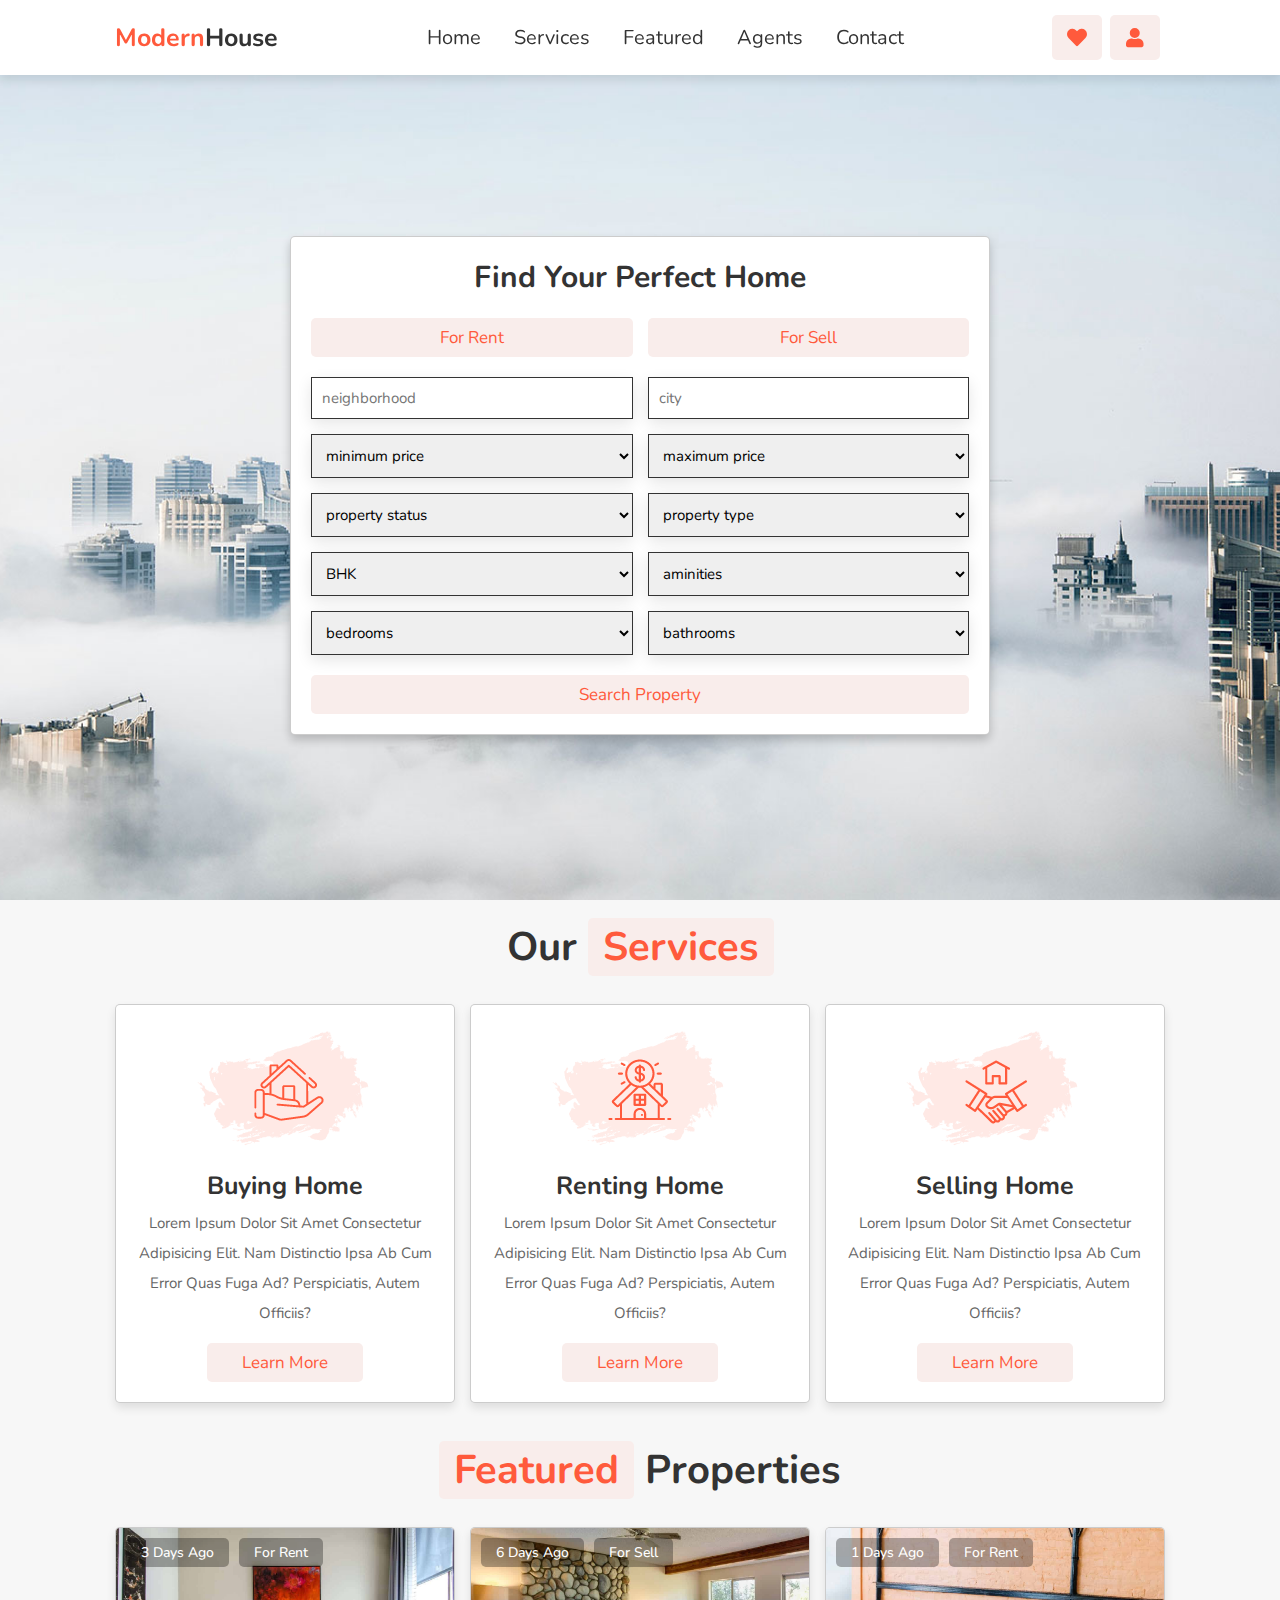
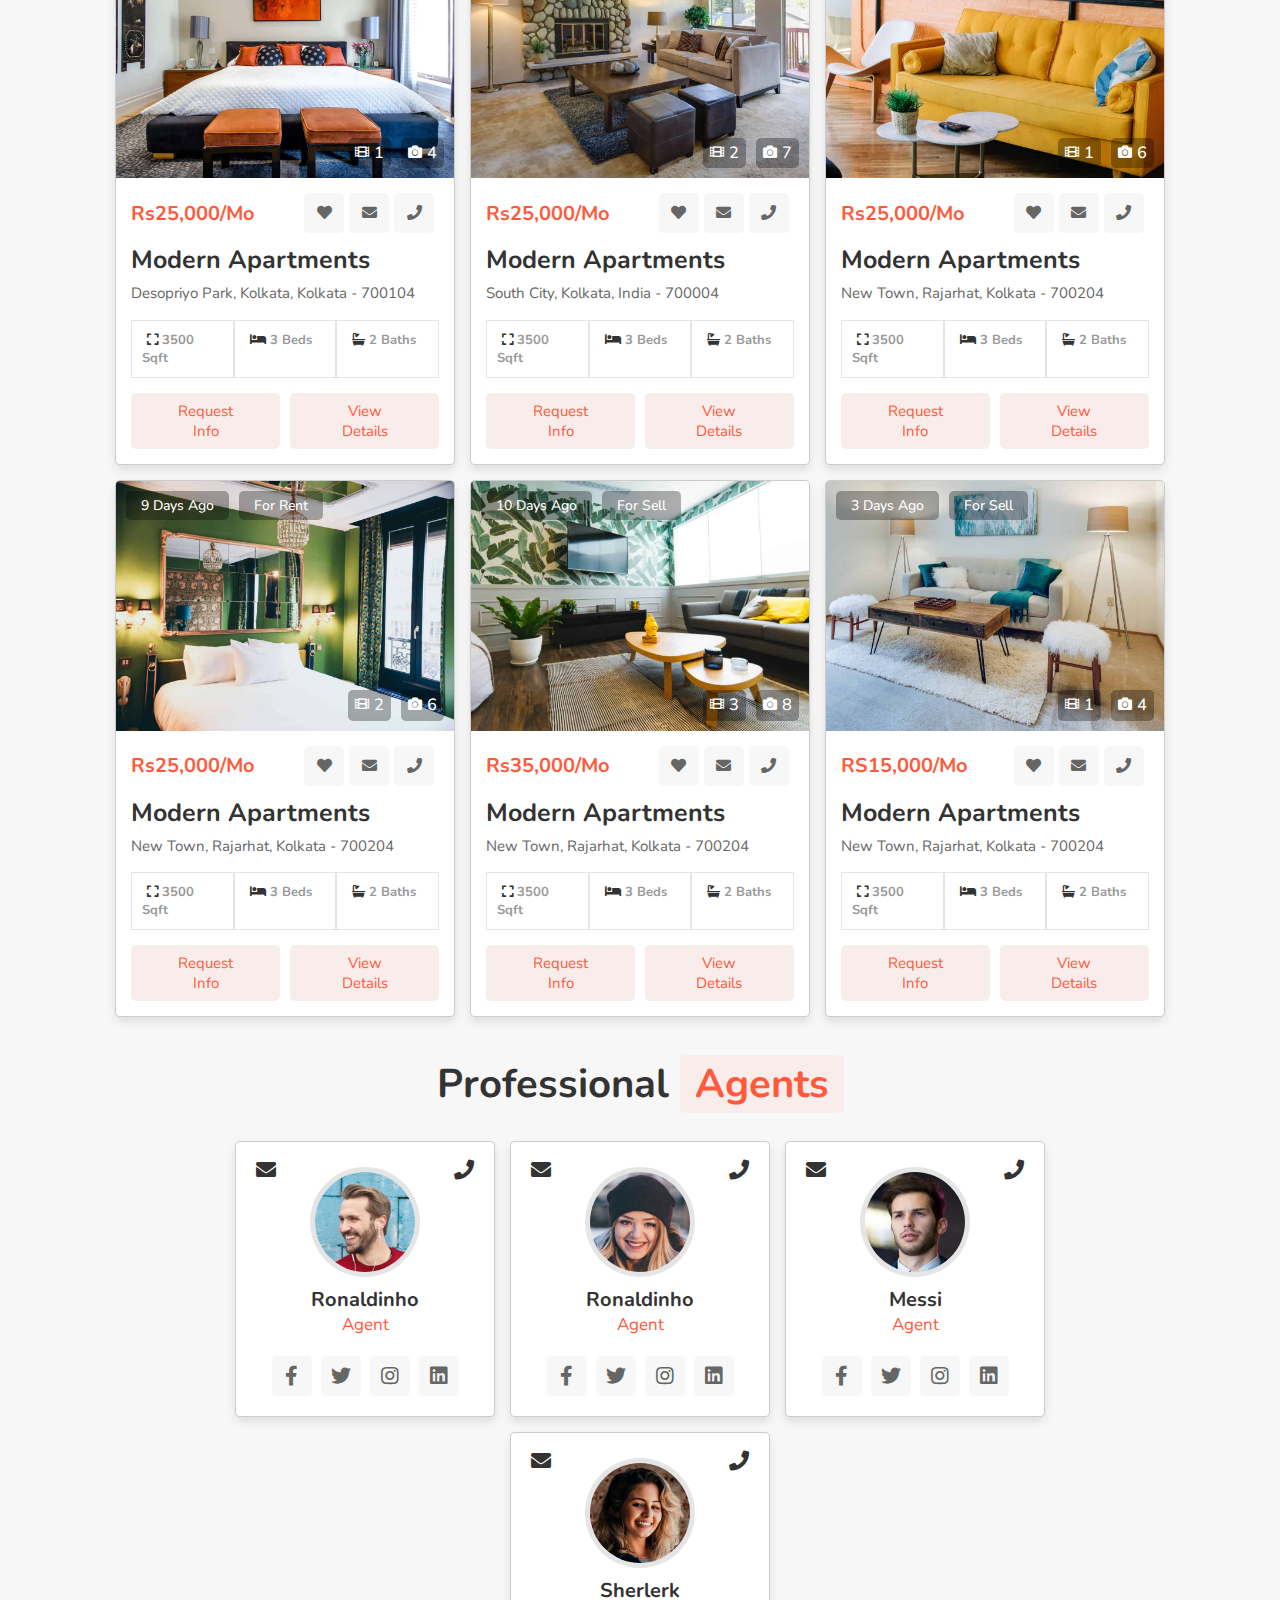
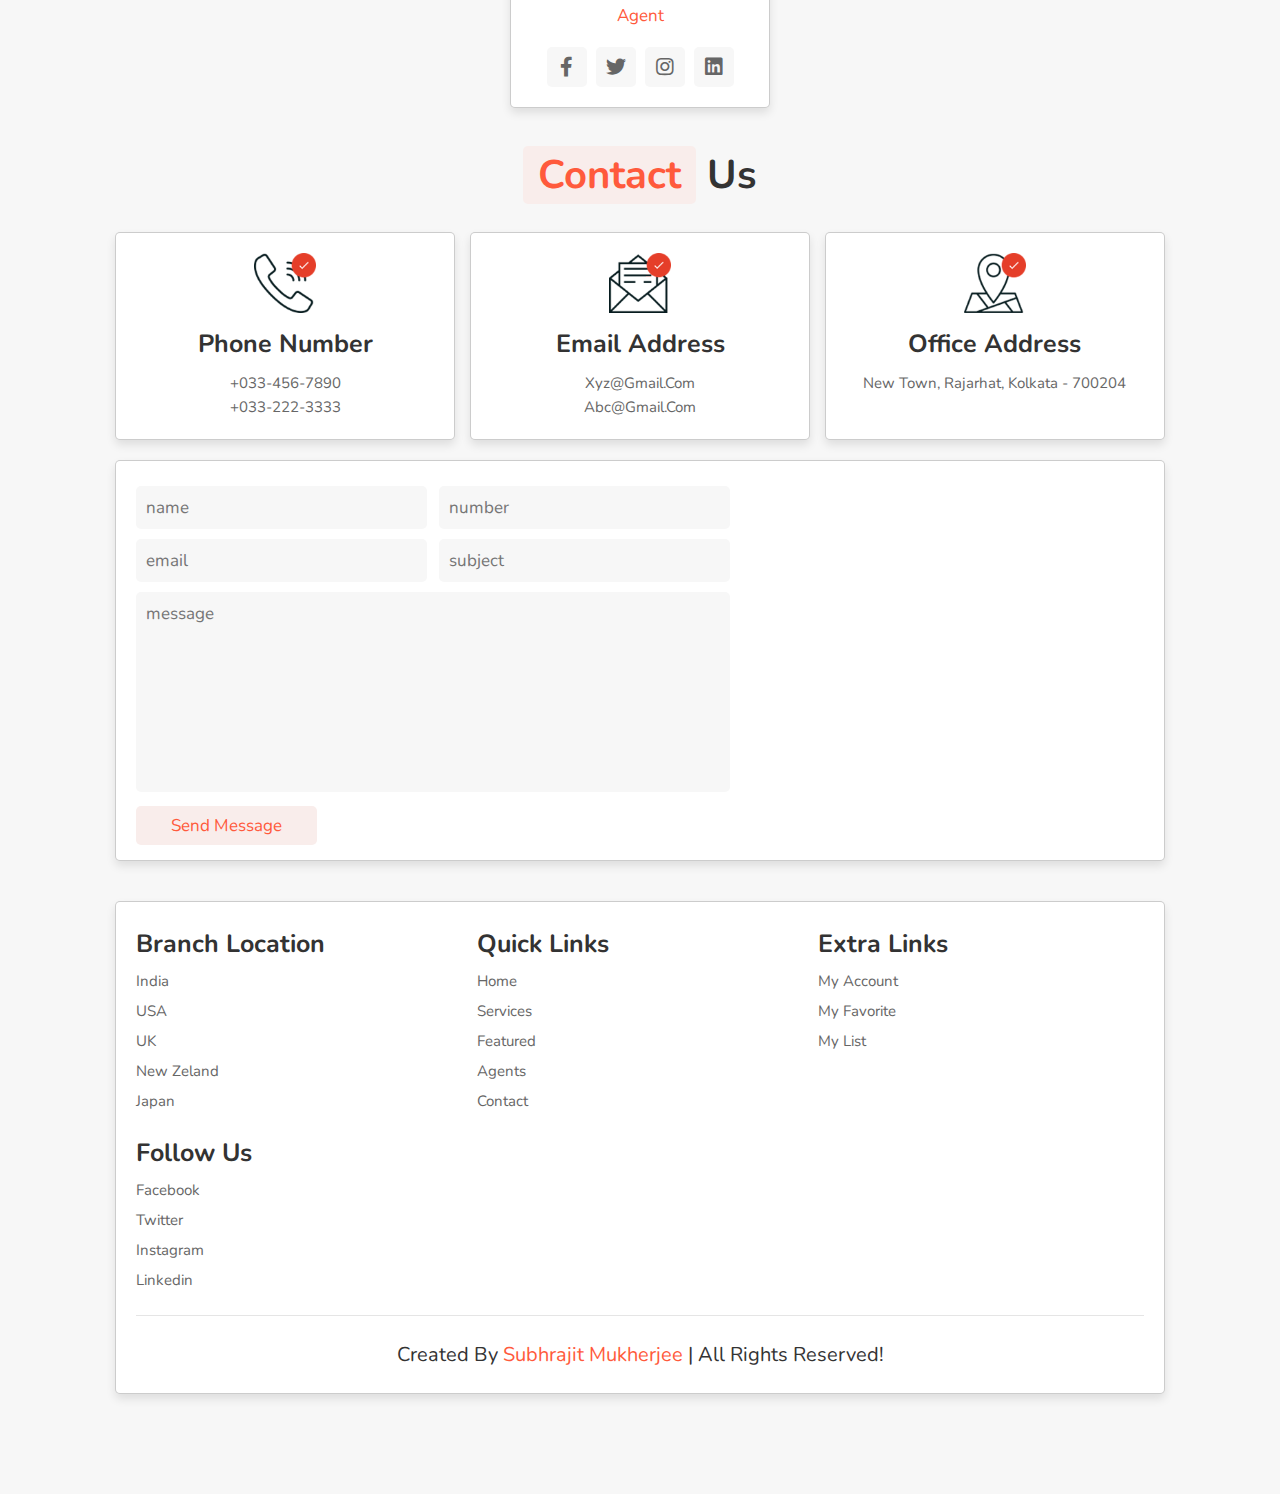
<file: index.html>
<!DOCTYPE html>
<html lang="en">
<head>
    <meta charset="UTF-8">
    <meta http-equiv="X-UA-Compatible" content="IE=edge">
    <meta name="viewport" content="width=device-width, initial-scale=1.0">
    <title>Modern House</title>
    <link rel="stylesheet" href="https://cdnjs.cloudflare.com/ajax/libs/font-awesome/5.15.3/css/all.min.css">
    <link rel="stylesheet" href="style.css">

</head>
<body>
<header>

    <a href="index.html" class="logo"><span>Modern</span>House</a>

    <nav class="navbar">
        <a href="#home">home</a>
        <a href="#services">services</a>
        <a href="#featured">featured</a>
        <a href="#agents">agents</a>
        <a href="#contact">contact</a>
    </nav>

    <div class="icons">
        <div id="menu-bars" class="fas fa-bars"></div>
        <a href="w404.html" class="fas fa-heart"></a>
        <a href="login.html" class="fas fa-user"></a>
    </div>

</header>


<section class="home" id="home">

    <form action="">

        <h3>find your perfect home</h3>

        <div class="buttons-container">
            <a href="#" class="btn">for rent</a>
            <a href="#" class="btn">for sell</a>
        </div>

        <div class="inputBox">
            <input type="search" name="" placeholder="neighborhood" id="">
            <input type="search" name="" placeholder="city" id="">
            <select name="" id="">
                <option value="" disabled hidden selected>minimum price</option>
                <option value="Rs.5000">Rs.5000</option>
                <option value="Rs.10000">Rs10000</option>
                <option value="Rs15000">Rs15000</option>
                <option value="Rs20000">Rs20000</option>
                <option value="Rs25000">Rs25000</option>
            </select>
            <select name="" id="">
                <option value="" disabled hidden selected>maximum price</option>
                <option value="Rs30000">Rs30000</option>
                <option value="Rs35000">Rs35000</option>
                <option value="Rs40000">Rs40000</option>
                <option value="Rs45000">Rs45000</option>
                <option value="Rs50000">Rs50000</option>
            </select>
            <select name="" id="">
                <option value="" disabled hidden selected>property status</option>
                <option value="Ready To Move">Ready To Move</option>
                <option value="under construction">under construction</option>
                <option value="furnished">furnished</option>
                <option value="semi-furnished">semi-furnished</option>
                <option value="unfurnished">unfurnished</option>
            </select>
            <select name="" id="">
                <option value="" disabled hidden selected>property type</option>
                <option value="flat">flat</option>
                <option value="house">house</option>
                <option value="shop">shop</option>
                <option value="warehouse">warehouse</option>
                <option value="land">land</option>
            </select>
            <select name="" id="">
                <option value="" disabled hidden selected>BHK</option>
                <option value="1 BHK">1 BHK</option>
                <option value="2 BHK">2 BHK</option>
                <option value="3 BHK">3 BHK</option>
                <option value="4 BHK">4 BHK</option>
                <option value="5 BHK">5 BHK</option>
            </select>
            <select name="" id="">
                <option value="" disabled hidden selected>aminities</option>
                <option value="parking space">parking space</option>
                <option value="swimming pool">swimming pool</option>
                <option value="playground">playground</option>
                <option value="security">security</option>
                <option value="all">all</option>
            </select>
            <select name="" id="">
                <option value="" disabled hidden selected>bedrooms</option>
                <option value="1 bedroom">1 bedroom</option>
                <option value="2 bedroom">2 bedroom</option>
                <option value="3 bedroom">3 bedroom</option>
                <option value="4 bedroom">4 bedroom</option>
                <option value="5 bedroom">5 bedroom</option>
            </select>
            <select name="" id="">
                <option value="" disabled hidden selected>bathrooms</option>
                <option value="1 bathroom">1 bathroom</option>
                <option value="2 bathroom">2 bathroom</option>
                <option value="3 bathroom">3 bedroom</option>
                <option value="4 bathroom">4 bathroom</option>
                <option value="5 bathroom">5 bathroom</option>
            </select>
        </div>

        <input type="submit" value="search property" class="btn">

    </form>

</section>


<section class="services" id="services">

    <h1 class="heading"> our <span>services</span> </h1>

    <div class="box-container">

        <div class="box">
            <img src="images/s-1.png" alt="">
            <h3>buying home</h3>
            <p>Lorem ipsum dolor sit amet consectetur adipisicing elit. Nam distinctio ipsa ab cum error quas fuga ad? Perspiciatis, autem officiis?</p>
            <a href="#" class="btn">learn more</a>
        </div>

        <div class="box">
            <img src="images/s-2.png" alt="">
            <h3>renting home</h3>
            <p>Lorem ipsum dolor sit amet consectetur adipisicing elit. Nam distinctio ipsa ab cum error quas fuga ad? Perspiciatis, autem officiis?</p>
            <a href="#" class="btn">learn more</a>
        </div>

        <div class="box">
            <img src="images/s-3.png" alt="">
            <h3>selling home</h3>
            <p>Lorem ipsum dolor sit amet consectetur adipisicing elit. Nam distinctio ipsa ab cum error quas fuga ad? Perspiciatis, autem officiis?</p>
            <a href="#" class="btn">learn more</a>
        </div>

    </div>

</section>


<section class="featured" id="featured">

    <h1 class="heading"> <span>featured</span> properties </h1>

    <div class="box-container">

        <div class="box">
            <div class="image-container">
                <img src="images/img-1.jpg" alt="">
                <div class="info">
                    <h3>3 days ago</h3>
                    <h3>for rent</h3>
                </div>
                <div class="icons">
                    <a href="#" class="fas fa-film"><h3>1</h3></a>
                    <a href="#" class="fas fa-camera"><h3>4</h3></a>
                </div>
            </div>
            <div class="content">
                <div class="price">
                    <h3>Rs25,000/mo</h3>
                    <a href="#" class="fas fa-heart"></a>
                    <a href="#" class="fas fa-envelope"></a>
                    <a href="#" class="fas fa-phone"></a>
                </div>
                <div class="location">
                    <h3>modern apartments</h3>
                    <p>Desopriyo Park, Kolkata, kolkata - 700104</p>
                </div>
                <div class="details">
                    <h3> <i class="fas fa-expand"></i> 3500 sqft </h3>
                    <h3> <i class="fas fa-bed"></i> 3 beds </h3>
                    <h3> <i class="fas fa-bath"></i> 2 baths </h3>
                </div>
                <div class="buttons">
                    <a href="#" class="btn">request info</a>
                    <a href="#" class="btn">view details</a>
                </div>
            </div>
        </div>

        <div class="box">
            <div class="image-container">
                <img src="images/img-2.jpg" alt="">
                <div class="info">
                    <h3>6 days ago</h3>
                    <h3>for sell</h3>
                </div>
                <div class="icons">
                    <a href="#" class="fas fa-film"><h3>2</h3></a>
                    <a href="#" class="fas fa-camera"><h3>7</h3></a>
                </div>
            </div>
            <div class="content">
                <div class="price">
                    <h3>Rs25,000/mo</h3>
                    <a href="#" class="fas fa-heart"></a>
                    <a href="#" class="fas fa-envelope"></a>
                    <a href="#" class="fas fa-phone"></a>
                </div>
                <div class="location">
                    <h3>modern apartments</h3>
                    <p>South City, kolkata, india - 700004</p>
                </div>
                <div class="details">
                    <h3> <i class="fas fa-expand"></i> 3500 sqft </h3>
                    <h3> <i class="fas fa-bed"></i> 3 beds </h3>
                    <h3> <i class="fas fa-bath"></i> 2 baths </h3>
                </div>
                <div class="buttons">
                    <a href="#" class="btn">request info</a>
                    <a href="#" class="btn">view details</a>
                </div>
            </div>
        </div>

        <div class="box">
            <div class="image-container">
                <img src="images/img-3.jpg" alt="">
                <div class="info">
                    <h3>1 days ago</h3>
                    <h3>for rent</h3>
                </div>
                <div class="icons">
                    <a href="#" class="fas fa-film"><h3>1</h3></a>
                    <a href="#" class="fas fa-camera"><h3>6</h3></a>
                </div>
            </div>
            <div class="content">
                <div class="price">
                    <h3>Rs25,000/mo</h3>
                    <a href="#" class="fas fa-heart"></a>
                    <a href="#" class="fas fa-envelope"></a>
                    <a href="#" class="fas fa-phone"></a>
                </div>
                <div class="location">
                    <h3>modern apartments</h3>
                    <p>New Town, Rajarhat, kolkata - 700204</p>
                </div>
                <div class="details">
                    <h3> <i class="fas fa-expand"></i> 3500 sqft </h3>
                    <h3> <i class="fas fa-bed"></i> 3 beds </h3>
                    <h3> <i class="fas fa-bath"></i> 2 baths </h3>
                </div>
                <div class="buttons">
                    <a href="#" class="btn">request info</a>
                    <a href="#" class="btn">view details</a>
                </div>
            </div>
        </div>

        <div class="box">
            <div class="image-container">
                <img src="images/img-4.jpg" alt="">
                <div class="info">
                    <h3>9 days ago</h3>
                    <h3>for rent</h3>
                </div>
                <div class="icons">
                    <a href="#" class="fas fa-film"><h3>2</h3></a>
                    <a href="#" class="fas fa-camera"><h3>6</h3></a>
                </div>
            </div>
            <div class="content">
                <div class="price">
                    <h3>Rs25,000/mo</h3>
                    <a href="#" class="fas fa-heart"></a>
                    <a href="#" class="fas fa-envelope"></a>
                    <a href="#" class="fas fa-phone"></a>
                </div>
                <div class="location">
                    <h3>modern apartments</h3>
                    <p>New Town, Rajarhat, kolkata - 700204</p>
                </div>
                <div class="details">
                    <h3> <i class="fas fa-expand"></i> 3500 sqft </h3>
                    <h3> <i class="fas fa-bed"></i> 3 beds </h3>
                    <h3> <i class="fas fa-bath"></i> 2 baths </h3>
                </div>
                <div class="buttons">
                    <a href="#" class="btn">request info</a>
                    <a href="#" class="btn">view details</a>
                </div>
            </div>
        </div>

        <div class="box">
            <div class="image-container">
                <img src="images/img-5.jpg" alt="">
                <div class="info">
                    <h3>10 days ago</h3>
                    <h3>for sell</h3>
                </div>
                <div class="icons">
                    <a href="#" class="fas fa-film"><h3>3</h3></a>
                    <a href="#" class="fas fa-camera"><h3>8</h3></a>
                </div>
            </div>
            <div class="content">
                <div class="price">
                    <h3>Rs35,000/mo</h3>
                    <a href="#" class="fas fa-heart"></a>
                    <a href="#" class="fas fa-envelope"></a>
                    <a href="#" class="fas fa-phone"></a>
                </div>
                <div class="location">
                    <h3>modern apartments</h3>
                    <p>New Town, Rajarhat, kolkata - 700204</p>
                </div>
                <div class="details">
                    <h3> <i class="fas fa-expand"></i> 3500 sqft </h3>
                    <h3> <i class="fas fa-bed"></i> 3 beds </h3>
                    <h3> <i class="fas fa-bath"></i> 2 baths </h3>
                </div>
                <div class="buttons">
                    <a href="#" class="btn">request info</a>
                    <a href="#" class="btn">view details</a>
                </div>
            </div>
        </div>

        <div class="box">
            <div class="image-container">
                <img src="images/img-6.jpg" alt="">
                <div class="info">
                    <h3>3 days ago</h3>
                    <h3>for sell</h3>
                </div>
                <div class="icons">
                    <a href="#" class="fas fa-film"><h3>1</h3></a>
                    <a href="#" class="fas fa-camera"><h3>4</h3></a>
                </div>
            </div>
            <div class="content">
                <div class="price">
                    <h3>RS15,000/mo</h3>
                    <a href="#" class="fas fa-heart"></a>
                    <a href="#" class="fas fa-envelope"></a>
                    <a href="#" class="fas fa-phone"></a>
                </div>
                <div class="location">
                    <h3>modern apartments</h3>
                    <p>New Town, Rajarhat, kolkata - 700204</p>
                </div>
                <div class="details">
                    <h3> <i class="fas fa-expand"></i> 3500 sqft </h3>
                    <h3> <i class="fas fa-bed"></i> 3 beds </h3>
                    <h3> <i class="fas fa-bath"></i> 2 baths </h3>
                </div>
                <div class="buttons">
                    <a href="#" class="btn">request info</a>
                    <a href="#" class="btn">view details</a>
                </div>
            </div>
        </div>

    </div>
    
</section>

<section class="agents" id="agents">

    <h1 class="heading"> professional <span>agents</span> </h1>

    <div class="box-container">

        <div class="box">
            <a href="#" class="fas fa-envelope"></a>
            <a href="#" class="fas fa-phone"></a>
            <img src="images/pic-1.png" alt="">
            <h3>Ronaldinho</h3>
            <span>agent</span>
            <div class="share">
                <a href="#" class="fab fa-facebook-f"></a>
                <a href="#" class="fab fa-twitter"></a>
                <a href="#" class="fab fa-instagram"></a>
                <a href="#" class="fab fa-linkedin"></a>
            </div>
        </div>

        <div class="box">
            <a href="#" class="fas fa-envelope"></a>
            <a href="#" class="fas fa-phone"></a>
            <img src="images/pic-2.png" alt="">
            <h3>Ronaldinho</h3>
            <span>agent</span>
            <div class="share">
                <a href="#" class="fab fa-facebook-f"></a>
                <a href="#" class="fab fa-twitter"></a>
                <a href="#" class="fab fa-instagram"></a>
                <a href="#" class="fab fa-linkedin"></a>
            </div>
        </div>

        <div class="box">
            <a href="#" class="fas fa-envelope"></a>
            <a href="#" class="fas fa-phone"></a>
            <img src="images/pic-3.png" alt="">
            <h3>Messi</h3>
            <span>agent</span>
            <div class="share">
                <a href="#" class="fab fa-facebook-f"></a>
                <a href="#" class="fab fa-twitter"></a>
                <a href="#" class="fab fa-instagram"></a>
                <a href="#" class="fab fa-linkedin"></a>
            </div>
        </div>

        <div class="box">
            <a href="#" class="fas fa-envelope"></a>
            <a href="#" class="fas fa-phone"></a>
            <img src="images/pic-4.png" alt="">
            <h3>Sherlerk</h3>
            <span>agent</span>
            <div class="share">
                <a href="#" class="fab fa-facebook-f"></a>
                <a href="#" class="fab fa-twitter"></a>
                <a href="#" class="fab fa-instagram"></a>
                <a href="#" class="fab fa-linkedin"></a>
            </div>
        </div>

    </div>

</section>

<section class="contact" id="contact">

<h1 class="heading"> <span>contact</span> us </h1>

<div class="icons-container">

    <div class="icons">
        <img src="images/icon-1.png" alt="">
        <h3>phone number</h3>
        <p>+033-456-7890</p>
        <p>+033-222-3333</p>
    </div>

    <div class="icons">
        <img src="images/icon-2.png" alt="">
        <h3>email address</h3>
        <p>xyz@gmail.com</p>
        <p>abc@gmail.com</p>
    </div>

     <div class="icons">
        <img src="images/icon-3.png" alt="">
        <h3>office address</h3>
        <p>New Town, Rajarhat, kolkata - 700204</p>
    </div>

</div>
<div class="row">
    <form action="">
        <div class="inputBox">
            <input type="text" placeholder="name">
            <input type="number" placeholder="number">
        </div>
        <div class="inputBox">
            <input type="email" placeholder="email">
            <input type="text" placeholder="subject">
        </div>
        <textarea name="" placeholder="message" id="" cols="30" rows="10"></textarea>
        <input type="submit" value="send message" class="btn">
    </form>
    <iframe class="map" src="https://www.google.com/maps/place/James+Prinsep+Ghat/@22.553347,88.3310941,17z/data=!4m6!3m5!1s0x3a0277e8759cc711:0xd07fc37f36f0e58f!4b1!8m2!3d22.5552828!4d88.3311699"allowfullscreen="" loading="lazy"></iframe>
</div>
</section>
<section class="footer">
    <div class="footer-container">
        <div class="box-container">
            <div class="box">
                <h3>branch location</h3>
                <a href="#">india</a>
                <a href="#">USA</a>
                <a href="#">UK</a>
                <a href="#">New Zeland</a>
                <a href="#">japan</a>
            </div> 
            <div class="box">
                <h3>quick links</h3>
                <a href="#">home</a>
                <a href="#">services</a>
                <a href="#">featured</a>
                <a href="#">agents</a>
                <a href="#">contact</a>
            </div> 
            <div class="box">
                <h3>extra links</h3>
                <a href="#">my account</a>
                <a href="#">my favorite</a>
                <a href="#">my list</a>
            </div> 
            <div class="box">
                <h3>follow us</h3>
                <a href="#">facebook</a>
                <a href="#">twitter</a>
                <a href="#">instagram</a>
                <a href="#">linkedin</a>
            </div> 
        </div>
        <div class="credit">created by <span> Subhrajit Mukherjee </span> | all rights reserved! </div>
    </div>
</section>
<script src="scripts.js"></script>
</body>
</html>
</file>
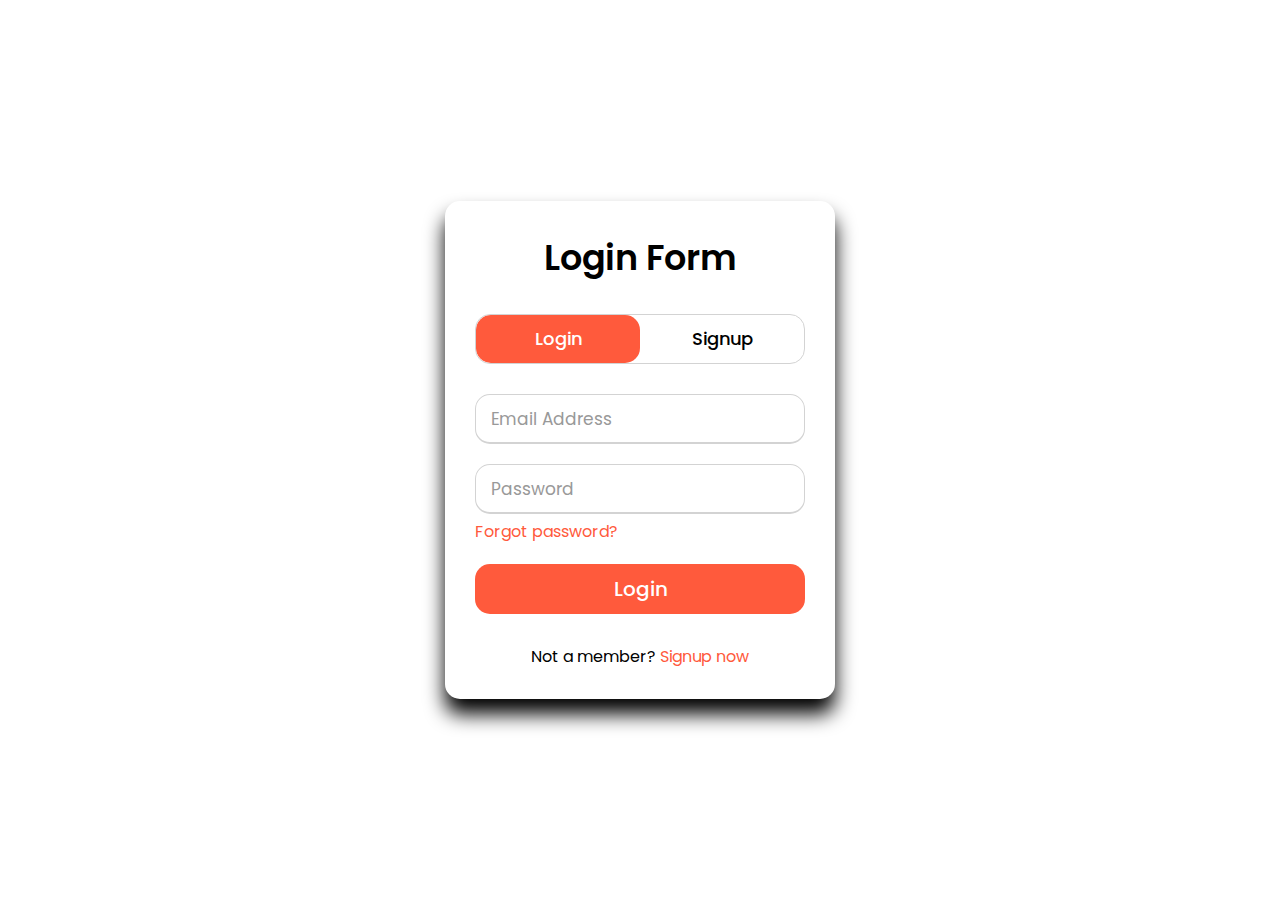
<file: login.html>
<!DOCTYPE html>
<html lang="en">

<head>
    <meta charset="UTF-8">
    <meta http-equiv="X-UA-Compatible" content="IE=edge">
    <meta name="viewport" content="width=device-width, initial-scale=1.0">
    <title>Log-In & Sign-Up </title>
    <link rel="stylesheet" href="style-ln.css">
</head>
<body>
    <div class="wrapper">
        <div class="title-text">
          <div class="title login">Login Form</div>
          <div class="title signup">Signup Form</div>
        </div>
        <div class="form-container">
          <div class="slide-controls">
            <input type="radio" name="slide" id="login" checked>
            <input type="radio" name="slide" id="signup">
            <label for="login" class="slide login">Login</label>
            <label for="signup" class="slide signup">Signup</label>
            <div class="slider-tab"></div>
          </div>
          <div class="form-inner">
            <form action="#" class="login">
              <div class="field">
                <input type="text" placeholder="Email Address" required>
              </div>
              <div class="field">
                <input type="password" placeholder="Password" required>
              </div>
              <div class="pass-link"><a href="#">Forgot password?</a></div>
              <div class="field btn">
                <div class="btn-layer"></div>
                <input type="submit" value="Login">
              </div>
              <div class="signup-link">Not a member? <a href="">Signup now</a></div>
            </form>
            <form action="#" class="signup">
              <div class="field">
                <input type="text" placeholder="Email Address" required>
              </div>
              <div class="field">
                <input type="password" placeholder="Password" required>
              </div>
              <div class="field">
                <input type="password" placeholder="Confirm password" required>
              </div>
              <div class="field btn">
                <div class="btn-layer"></div>
                <input type="submit" value="Signup">
              </div>
            </form>
          </div>
        </div>
      </div>
  
</body>

</html>
</file>
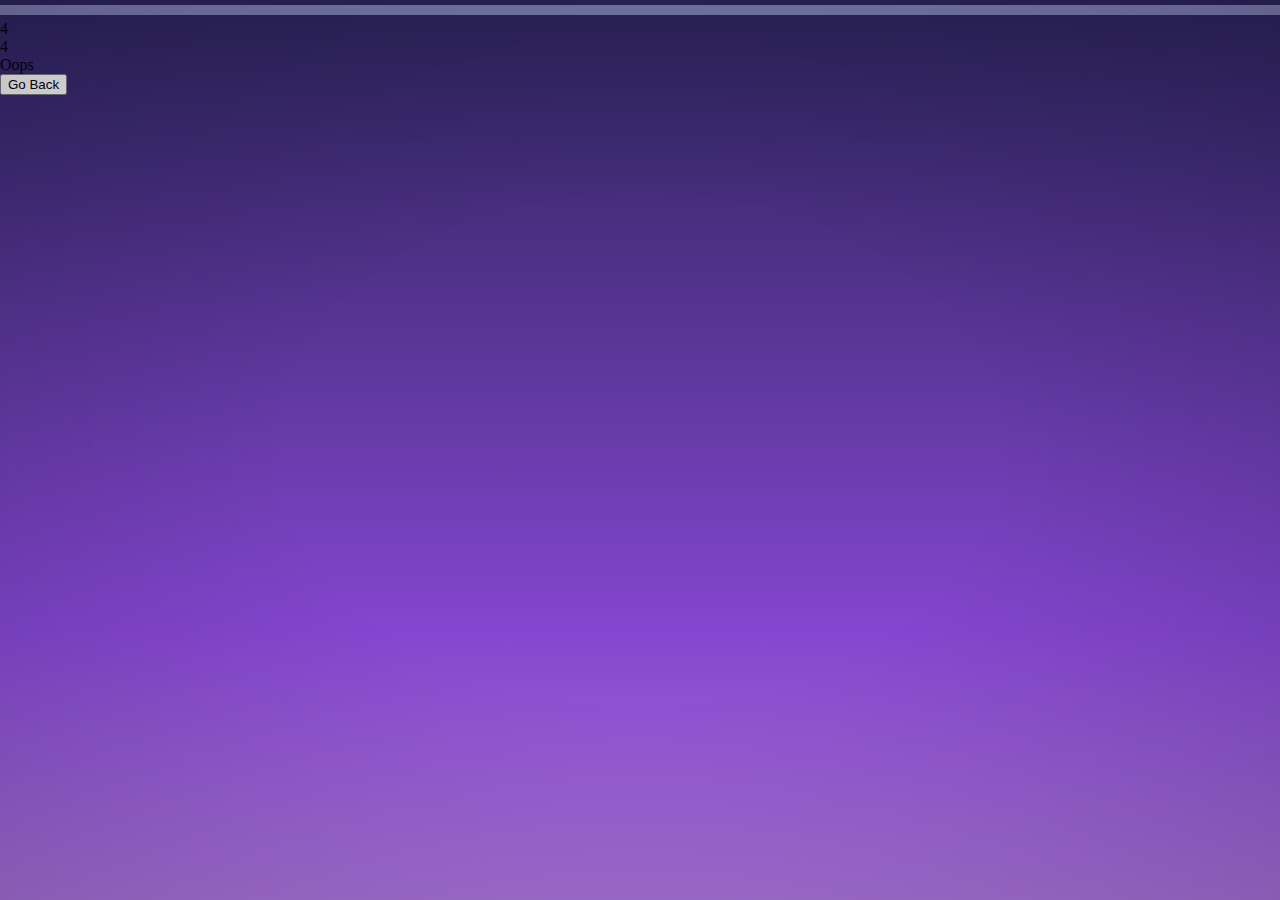
<file: w404.html>
<!DOCTYPE html>
<html lang="en">
<head>
    <meta charset="UTF-8">
    <meta http-equiv="X-UA-Compatible" content="IE=edge">
    <meta name="viewport" content="width=device-width, initial-scale=1.0">
    <title>404| We can not do anything</title>
    <link rel="stylesheet" href="w404-style.css">
</head>
<body>
    <div class="container container-star">
        <div class="tar-1"></div>
        <div class="tar-1"></div>
        <div class="tar-1"></div>
        <div class="tar-1"></div>
        <div class="tar-1"></div>
        <div class="tar-1"></div>
        <div class="tar-1"></div>
        <div class="tar-1"></div>
        <div class="tar-1"></div>
        <div class="tar-1"></div>
        <div class="tar-1"></div>
        <div class="tar-1"></div>
        <div class="tar-1"></div>
        <div class="tar-1"></div>
        <div class="tar-1"></div>
        <div class="tar-1"></div>
        <div class="tar-1"></div>
        <div class="tar-1"></div>
        <div class="tar-1"></div>
        <div class="tar-1"></div>
        <div class="tar-1"></div>
        <div class="tar-1"></div>
        <div class="tar-1"></div>
        <div class="tar-1"></div>
        <div class="tar-1"></div>
        <div class="tar-1"></div>
        <div class="tar-1"></div>
        <div class="tar-1"></div>
        <div class="tar-1"></div>
        <div class="tar-1"></div>
        <div class="tar-1"></div>
        <div class="tar-1"></div>
        <div class="tar-1"></div>
        <div class="tar-1"></div>
        <div class="tar-1"></div>
        <div class="bird bird-anim">
            <div class="bird-container">
                <div class="wing wing-left">
                    <div class="wing-left-top"></div>
                </div>
                <div class="wing wing-right">
                    <div class="wing-right-top"></div>
                </div>
            </div>
        </div>
        <div class="container-title">
            <div class="title">
                <div class="number">4</div>
                <div class="moon">
                    <div class="face">
                        <div class="mouth"></div>
                        <div class="eyes">
                            <div class="eye-left"></div>
                            <div class="eye-right"></div>
                        </div>
                    </div>
                </div>
                <div class="number">4</div>
            </div>
            <div class="subtitle">Oops</div>
            <button>Go Back</button>
        </div>
    </div>
</body>
</html>
</file>
<file: style.css>
@import url('https://fonts.googleapis.com/css2?family=Nunito:wght@200;300;400;600;700&display=swap');

:root{
    --red:#ff5a3c;
    --light-red:#f9edeb;
}
*{
    font-family: 'Nunito', sans-serif;
    margin:0; padding:0;
    box-sizing: border-box;
    outline: none; border:none;
    text-decoration: none;
    text-transform: capitalize;
}
html{
    font-size: 62.5%;
    overflow-x: hidden;
    scroll-behavior: smooth;
    scroll-padding-top: 7rem;
}
body{
    background:#f7f7f7;
}
section{
    padding:2rem 9%;
}
.btn{
    margin-top: 1rem;
    display: inline-block;
    padding:.8rem 3.5rem;
    border-radius: .5rem;
    font-size: 1.7rem;
    color:var(--red);
    background:var(--light-red);
    cursor: pointer;
    text-align: center;
}
.btn:hover{
    background:var(--red);
    color:#fff;
}
.heading{
    text-align: center;
    color:#333;
    font-size: 4rem;
    padding-bottom: 3rem;
}
.heading span{
    color:var(--red);
    background:var(--light-red);
    border-radius: .5rem;
    padding:.2rem 1.5rem;
}
header{
    position: fixed;
    top:0; left:0; right:0;
    z-index: 1000;
    background:#fff;
    padding:1.5rem 9%;
    box-shadow: 0 .5rem 1rem rgba(0,0,0,.1);
    display: flex;
    align-items: center;
    justify-content: space-between;
}
header .logo{
    font-weight: bolder;
    font-size: 2.5rem;
    color:#333;
}
header .logo span{
    color:var(--red);
}
header .navbar a{
    color:#333;
    font-size: 2rem;
    padding:0 1.5rem;
}
header .navbar a:hover{
    color:var(--red);
}
header .icons #menu-bars,
header .icons a{
    height:4.5rem;
    line-height: 4.5rem;
    width:5rem;
    font-size: 2rem;
    margin-right: .5rem;
    border-radius: .5rem;
    color:var(--red);
    background:var(--light-red);
    text-align: center;
}
header .icons #menu-bars:hover,
header .icons a:hover{
    background-color:var(--red);
    color:#fff;
}
header .icons #menu-bars{
    display: none;
}
.home{
    min-height: 100vh;
    background:url(../images/home-bg.jpg) no-repeat;
    background-size: cover;
    background-position: center;
    background-attachment: fixed;
    display: flex;
    align-items: center;
    justify-content: center;
}
.home form{
    margin-top: 7rem;
    background:#fff;
    border-radius: .5rem;
    box-shadow: 0 .5rem 1rem rgba(0,0,0,.2);
    border:.1rem solid rgba(0,0,0,.2);
    width:70rem;
    padding:2rem;
}
.home form h3{
    text-align: center;
    color:#333;
    font-size: 3rem;
}
.home form .buttons-container{
    display: flex;
    gap:1.5rem;
}

.home form .buttons-container .btn{
    flex:1;
}
.home form .inputBox{
    display: flex;
    flex-wrap: wrap;
    gap:1.5rem;
    margin-top: 2rem;
}
.home form .inputBox input,
.home form .inputBox select{
    flex:1 1 25rem;
    border:.1rem solid #333;
    box-shadow: 0 .5rem 1.5rem rgba(0,0,0,.1);
    font-size: 1.5rem;
    padding:1rem;
    text-transform: none;
}
.home form .btn{
    width: 100%;
    margin-top: 2rem;
}
.services .box-container{
    display: flex;
    flex-wrap: wrap;
    gap:1.5rem;
}
.services .box-container .box{
    flex:1 1 30rem;
    border-radius: .5rem;
    background:#fff;
    box-shadow: 0 .5rem 1rem rgba(0,0,0,.1);
    border:.1rem solid rgba(0,0,0,.2);
    text-align: center;
    padding:2rem;
}
.services .box-container .box h3{
    font-size: 2.5rem;
    color:#333;
}
.services .box-container .box p{
    font-size: 1.5rem;
    color:#666;
    padding:.5rem 0;
    line-height: 2;
}
.featured .box-container{
    display: flex;
    flex-wrap: wrap;
    gap:1.5rem;
}
.featured .box-container .box{
    border:.1rem solid rgba(0,0,0,.2);
    box-shadow: 0 .5rem 1rem rgba(0,0,0,.1);
    border-radius: .5rem;
    overflow:hidden;
    background:#fff;
    flex:1 1 30rem;
}
.featured .box-container .box .image-container{
    overflow:hidden;
    position: relative;
    width: 100%;
    height: 25rem;
}
.featured .box-container .box .image-container img{
    width: 100%;
    height: 100%;
    object-fit: cover;
    transition: .2s linear;
}
.featured .box-container .box:hover .image-container img{
    transform: scale(1.1);
}
.featured .box-container .box .image-container .info{
    position: absolute;
    top:1rem; left:0;
    display: flex;
}
.featured .box-container .box .image-container .info h3{
    font-weight: 500;
    font-size: 1.4rem;
    color:#fff;
    background:rgba(0,0,0,.3);
    border-radius: .5rem;
    padding:.5rem 1.5rem;
    margin-left: 1rem;
}
.featured .box-container .box .image-container .icons{
    position: absolute;
    bottom:1rem; right:0;
    display: flex;
}
.featured .box-container .box .image-container .icons a{
    font-size: 1.4rem;
    color:#fff;
    display: flex;
    border-radius: .5rem;
    background: rgba(0,0,0,.3);
    margin-right: 1rem;
    padding:.7rem;
}
.featured .box-container .box .image-container .icons a h3{
    font-weight: 500;
    padding-left: .5rem;
}
.featured .box-container .box .image-container .icons a:hover{
    background:var(--red);
}
.featured .box-container .box .content{
    padding:1.5rem;
}

.featured .box-container .box .content .price{
    display: flex;
    align-items: center;
}
.featured .box-container .box .content .price h3{
    color:var(--red);
    font-size: 2rem;
    margin-right: auto;
}
.featured .box-container .box .content .price a{
    color:#666;
    font-size: 1.5rem;
    margin-right: .5rem;
    border-radius: .5rem;
    height:4rem;
    width:4rem;
    line-height: 4rem;
    text-align: center;
    background:#f7f7f7;
}
.featured .box-container .box .content .price a:hover{
    background:var(--red);
    color:#fff;
}
.featured .box-container .box .content .location{
    padding:1rem 0;
}
.featured .box-container .box .content .location h3{
    font-size: 2.5rem;
    color:#333;
}
.featured .box-container .box .content .location p{
    font-size: 1.5rem;
    color:#666;
    line-height: 1.5;
    padding-top: .5rem;
}
.featured .box-container .box .content .details{
    padding:.5rem 0;
    display: flex;
}
.featured .box-container .box .content .details h3{
    flex:1;
    padding:1rem;
    border:.1rem solid rgba(0,0,0,.1);
    color:#999;
    font-size: 1.3rem;
}
.featured .box-container .box .content .details h3 i{
    color:#333;
    padding-left: .5rem;
}
.featured .box-container .box .content .buttons{
    display: flex;
    gap:1rem;
}
.featured .box-container .box .content .buttons .btn{
    flex:1;
    font-size: 1.5rem;
}
.agents .box-container{
    display: flex;
    flex-wrap: wrap;
    gap:1.5rem;
    justify-content: center;
}
.agents .box-container .box{
    background:#fff;
    text-align: center;
    border:.1rem solid rgba(0,0,0,.2);
    box-shadow: 0 .5rem 1rem rgba(0,0,0,.1);
    border-radius: .5rem;
    padding:2rem;
    position: relative;
    width:26rem;
}
.agents .box-container .box .fa-envelope{
    position: absolute;
    top:1.8rem; left:2rem;
    color:#333;
    font-size: 2rem;
}
.agents .box-container .box .fa-envelope:hover{
    color:var(--red);
}
.agents .box-container .box .fa-phone{
    position: absolute;
    top:1.8rem; right:2rem;
    color:#333;
    font-size: 2rem;
}
.agents .box-container .box .fa-phone:hover{
    color:var(--red);
}
.agents .box-container .box img{
    border-radius: 50%;
    box-shadow: 0 0 0 .5rem rgba(0,0,0,.1);
    object-fit: cover;
    height:10rem;
    width:10rem;
    margin:1rem 0;
}
.agents .box-container .box h3{
    font-size: 2rem;
    color:#333;
}
.agents .box-container .box span{
    font-size: 1.7rem;
    color:var(--red);
}
.agents .box-container .box .share{
    padding-top: 2rem;
}
.agents .box-container .box .share a{
    margin:0 .3rem;
    height:4rem;
    width:4rem;
    line-height: 4rem;
    background:#f7f7f7;
    color:#666;
    border-radius: .5rem;
    font-size: 2rem;
}
.agents .box-container .box .share a:hover{
    background:var(--red);
    color:#fff;
}
.contact .icons-container{
    display: flex;
    flex-wrap: wrap;
    gap:1.5rem;
    padding-bottom: 2rem;
}
.contact .icons-container .icons{
    flex:1 1 25rem;
    background: #fff;
    padding:2rem;
    border:.1rem solid rgba(0,0,0,.2);
    border-radius: .5rem;
    box-shadow: 0 .5rem 1rem rgba(0,0,0,.1);
    text-align: center;
}
.contact .icons-container .icons img{
    height:6rem;
}
.contact .icons-container .icons h3{
    font-size: 2.5rem;
    color:#333;
    padding:1rem 0;
}
.contact .icons-container .icons p{
    font-size: 1.5rem;
    color:#666;
    padding:.2rem 0;
}
.contact .row{
    background: #fff;
    border:.1rem solid rgba(0,0,0,.2);
    box-shadow: 0 .5rem 1rem rgba(0,0,0,.1);
    border-radius: .5rem;
    display: flex;
    flex-wrap: wrap-reverse;
    padding:1rem;
}
.contact .row form{
    flex:1 1 50rem;
    padding:.5rem 1rem;
}
.contact .row .map{
    flex:1 1 30rem;
    width:100%;
    padding:1rem;
}
.contact .row form .inputBox{
    display: flex;
    flex-wrap: wrap;
    justify-content: space-between;
}
.contact .row form textarea,
.contact .row form .inputBox input{
    margin-top: 1rem;
    padding:1rem;
    font-size: 1.7rem;
    color:#333;
    background: #f7f7f7;
    border-radius: .5rem;
    text-transform: none;
    width:49%;
}
.contact .row form textarea{
    width:100%;
    height:20rem;
    resize: none;
}
.contact .row form textarea:focus,
.contact .row form .inputBox input:focus{
    background-color: var(--light-red);
}
.footer .footer-container{
    background:#fff;
    border:.1rem solid rgba(0,0,0,.2);
    border-radius: .5rem;
    box-shadow: 0 .5rem 1rem rgba(0,0,0,.1);
    padding:2rem;
}
.footer .footer-container .box-container{
    display: flex;
    flex-wrap: wrap;
    gap:1.5rem;
}
.footer .footer-container .box-container .box{
    flex:1 1 25rem;
}
.footer .footer-container .box-container .box h3{
    font-size: 2.5rem;
    color:#333;
    padding:.5rem 0;
}
.footer .footer-container .box-container .box a{
    display: block;
    font-size: 1.5rem;
    color:#666;
    padding:.5rem 0;
}
.footer .footer-container .box-container .box a:hover{
    color:var(--red);
    text-decoration: underline;
}
.footer .footer-container .credit{
    margin-top: 2rem;
    padding:.5rem;
    padding-top: 2.5rem;
    font-size: 2rem;
    text-align: center;
    color:#333;
    border-top: .1rem solid rgba(0,0,0,.1);
}
.footer .footer-container .credit span{
    color:var(--red);
}
.footer .footer-container {
    margin-bottom: 8rem;
}
@media (max-width:991px){
    html{
        font-size:55%;
    }
    header{
        padding:1.5rem 1rem;
    }
    section{
        padding:1.5rem;
    }
}
@media (max-width:768px){
    header .icons #menu-bars{
        display: inline-block;
    }
    header .navbar{
        position: absolute;
        left:0; right:0; top:100%;
        background:#f7f7f7;
        border-top: .1rem solid #333;
        border-bottom: .1rem solid #333;
        transition: .2s linear;
        clip-path: polygon(0 0, 100% 0, 100% 0, 0 0);
    }
    header .navbar.active{
        clip-path: polygon(0 0, 100% 0, 100% 100%, 0% 100%);
    }
    header .navbar a{
        display: block;
        padding:1.5rem;
        margin:1.5rem;
        background:#fff;
        border:.1rem solid #333;
        box-shadow: 0 .5rem 1rem rgba(0,0,0,.1);
        border-radius: .5rem;
    }
}
@media (max-width:450px){

    html{
        font-size:50%;
    }

    .contact .row form .inputBox input{
        width: 100%;
    }

}
</file>
<file: style-ln.css>
@import url('https://fonts.googleapis.com/css?family=Poppins:400,500,600,700&display=swap');
:root{
    --red:#ff5a3c;
    --light-red:#f9edeb;
}
*{
  margin: 0;
  padding: 0;
  box-sizing: border-box;
  font-family: 'Poppins', sans-serif;
}
html,body{
  display: grid;
  height: 100%;
  width: 100%;
  place-items: center;
}
::selection{
  background: #ff5a3c;
  color: #fff;
}
.wrapper{
  overflow: hidden;
  max-width: 390px;
  background: #fff;
  padding: 30px;
  border-radius: 15px;
  box-shadow: 0px 15px 20px black;
}
.wrapper .title-text{
  display: flex;
  width: 200%;
}
.wrapper .title{
  width: 50%;
  font-size: 35px;
  font-weight: 600;
  text-align: center;
  transition: all 0.6s cubic-bezier(0.68,-0.55,0.265,1.55);
}
.wrapper .slide-controls{
  position: relative;
  display: flex;
  height: 50px;
  width: 100%;
  overflow: hidden;
  margin: 30px 0 10px 0;
  justify-content: space-between;
  border: 1px solid lightgrey;
  border-radius: 15px;
}
.slide-controls .slide{
  height: 100%;
  width: 100%;
  color: #fff;
  font-size: 18px;
  font-weight: 500;
  text-align: center;
  line-height: 48px;
  cursor: pointer;
  z-index: 1;
  transition: all 0.6s ease;
}
.slide-controls label.signup{
  color: #000;
}
.slide-controls .slider-tab{
  position: absolute;
  height: 100%;
  width: 50%;
  left: 0;
  z-index: 0;
  border-radius: 15px;
  background: #ff5a3c;
  transition: all 0.6s cubic-bezier(0.68,-0.55,0.265,1.55);
}
input[type="radio"]{
  display: none;
}
#signup:checked ~ .slider-tab{
  left: 50%;
}
#signup:checked ~ label.signup{
  color: #fff;
  cursor: default;
  user-select: none;
}
#signup:checked ~ label.login{
  color: #000;
}
#login:checked ~ label.signup{
  color: #000;
}
#login:checked ~ label.login{
  cursor: default;
  user-select: none;
}
.wrapper .form-container{
  width: 100%;
  overflow: hidden;
}
.form-container .form-inner{
  display: flex;
  width: 200%;
}
.form-container .form-inner form{
  width: 50%;
  transition: all 0.6s cubic-bezier(0.68,-0.55,0.265,1.55);
}
.form-inner form .field{
  height: 50px;
  width: 100%;
  margin-top: 20px;
}
.form-inner form .field input{
  height: 100%;
  width: 100%;
  outline: none;
  padding-left: 15px;
  border-radius: 15px;
  border: 1px solid lightgrey;
  border-bottom-width: 2px;
  font-size: 17px;
  transition: all 0.3s ease;
}
.form-inner form .field input:focus{
  border-color: #ff5a3c;
}
.form-inner form .field input::placeholder{
  color: #999;
  transition: all 0.3s ease;
}
form .field input:focus::placeholder{
  color: #ff5a3c;
}
.form-inner form .pass-link{
  margin-top: 5px;
}
.form-inner form .signup-link{
  text-align: center;
  margin-top: 30px;
}
.form-inner form .pass-link a,
.form-inner form .signup-link a{
  color: #ff5a3c;
  text-decoration: none;
}
.form-inner form .pass-link a:hover,
.form-inner form .signup-link a:hover{
  text-decoration: underline;
}
form .btn{
  height: 50px;
  width: 100%;
  border-radius: 15px;
  position: relative;
  overflow: hidden;
}
form .btn .btn-layer{
  height: 100%;
  width: 300%;
  position: absolute;
  left: -100%;
  background: #ff5a3c;
  border-radius: 15px;
  transition: all 0.4s ease;;
}
form .btn:hover .btn-layer{
  left: 0;
}
form .btn input[type="submit"]{
  height: 100%;
  width: 100%;
  z-index: 1;
  position: relative;
  background: none;
  border: none;
  color: #fff;
  padding-left: 0;
  border-radius: 15px;
  font-size: 20px;
  font-weight: 500;
  cursor: pointer;
}
</file>
<file: w404-style.css>
*,*:after,*:before{
    box-sizing: border-box;
}
body{
    padding: 0;
    margin: 0;
}
.container{
    position: absolute;
    top: 0;
    left: 0;
    width: 100%;
    height: 100vh;
    overflow: hidden;
}
.container-star{
    background-image: linear-gradient(to bottom,#292256 0%, #8446cf 70%, #a871d6 100%);
}
.container-star:after{
    background: radial-gradient(ellipse at center,rgba(255,255,255,0) 0%, rgba(255,255,255,0)40%, rgba(15,10,38,0.2)100%);
    content: "";
    width: 100%;
    height: 100%;
    position: absolute;
    top: 0;
}
.star-1{
    position: absolute;
    border-radius: 50%;
    background-color: #ffff;
    -webkit-animation: twinkle 5s infinite ease-in-out;
    animation: twinkle 5s infinite ease-in-out ;
}
.star-1:after{
    height: 100%;
    width: 100%;
    transform: rotate(90deg);
    content: "";
    position: absolute;
    background-color: #fff;
    border-radius: 50%;
}
.star-1:before{
    background: radial-gradient(ellipse at center,rgba(255,255,255,0.5)0% rgba(255,255,255,0.5)60%, rgba(255,255,255,0.5)100%);
    position: absolute;
    border-radius: 50%;
    content: "";
    top:-20%;
    left:-50%;
}
.star-1:nth-of-type(1){
    top: 82vh;
    left: 60vw;
    width: 7px;
    height: 2.333333px;
    -webkit-animation-delay: 5s;
    animation-delay: 5s;
}
.star-1:nth-of-type(1):before{
    width: 14px;
    height: 14px;
    top: -250%;
}
.star-1:nth-of-type(2){
    top: 36vh;
    left: 30vw;
    width: 5px;
    height: 1.666666667px;
    -webkit-animation-delay: 2s;
            animation-delay: 2s;
}
.star-1:nth-of-type(2):before{
    width: 10px;
    height: 10px;
    top: -250%;
}
.wing-left-top{
    border-bottom: 20px solid #7979a8;
    transform: translate3d(0,0,0) rotateX(-60deg);
    -webkit-animation: wingLeftTop 1.3s cubic-bezier(0.45,0,0.5,0.95)infinite;
        animation: wingLeftTop 1.3s cubic-bezier(0.45,0,0.5,0.95) infinite;;
}
.bird-anim:nth-child(1){
    -webkit-animation: bird1 30s linear infinite forwards;
    animation: bird1 30s linear infinite forwards;
}
.bird-anim:nth-child(2){
    -webkit-animation: bird2 30s linear infinite forwards;
    animation: bird2 30s linear infinite forwards;
    -webkit-animation-delay: 3s;
    animation-delay: 3s;
    z-index: -1;
}
.bird-anim:nth-child(3){
    -webkit-animation: bird3 30s linear infinite forwards;
    animation: bird3 30s linear infinite forwards;
    -webkit-animation-delay: 5s;
    animation-delay: 5s;
}
.bird-anim:nth-child(4){
    -webkit-animation: bird4 30s linear infinite forwards;
    animation: bird4 30s linear infinite forwards;
    -webkit-animation-delay: 7s;
    animation-delay: 7s;
}
@-webkit-keyframes bird6{
    0%,10%{
        transform: translate3d(-100vw,20vh,-500px) rotateY(15deg) rotateX(10deg);
    }
    100%{
        transform: translate3d(100vw,40vh,-800px) rotateY(5deg) rotateX(10deg);
    }
}
@keyframes bird6{
    0%,10%{
        transform: translate3d(-100vw,20vh,-500px) rotateY(15deg) rotateX(10deg);
    }
    100%{
        transform: translate3d(100vw,40vh,-800px) rotateY(5deg) rotateX(10deg);
    }
}
@media  screen and (max-width:580px) {
    .container-404{
        width: 100%;
    }
    .number{
        font-size: 100px;
    }
    .subtitle{
        font-size: 20px ;
        padding: 0 1em;
    }
    .moon{
        width: 100px;
        height: 100px;
    }
    .face{
        transform: scale(0.7);
    }
}
</file>
